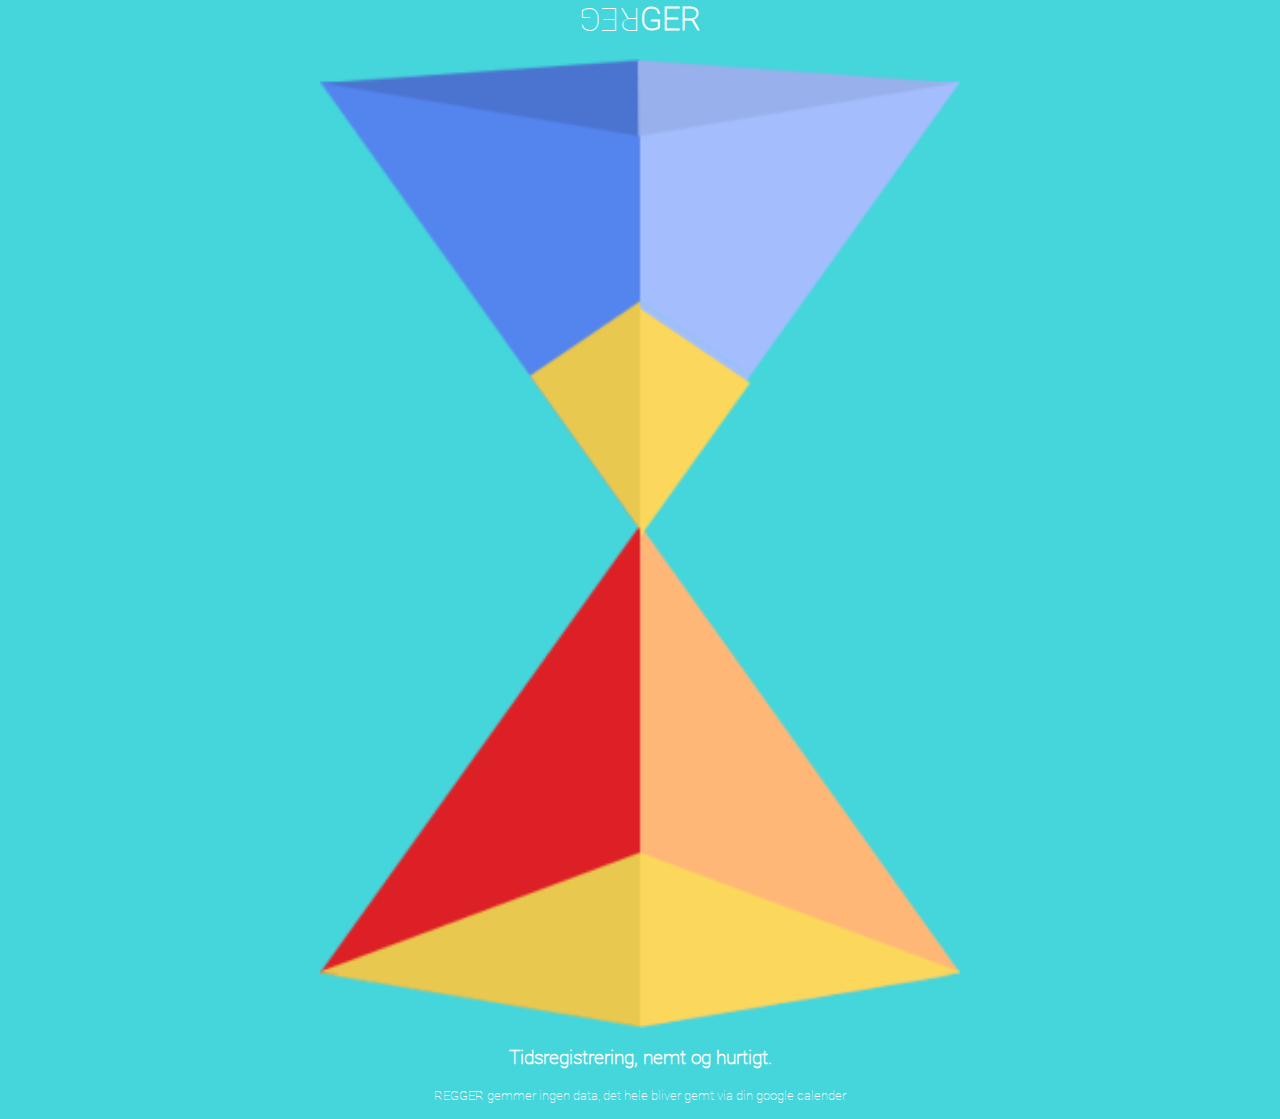
<file: index.html>
<html>
<head>
    <title>REG|GER</title>
    <meta charset="utf-8">

    <meta http-equiv="X-UA-Compatible" content="IE=edge">
    <meta name="viewport" content="width=device-width, initial-scale=1">

    <!--Styles -->
    <link href="css/regreg.css" rel="stylesheet">
    
    <script type="text/javascript" src="js/api.js"></script>
    <style type="text/css">
    
        .legend{
            display: inline-block; 
            height:40px; 
            width:20px; 
            margin-bottom:1px; 
            line-height: 40px;
        }
        
        .entry{
            width:500px; 
            xpadding-left:5px; 
            margin-bottom: 1px;
        }
        
        .del{
            float: right;
            margin-right: 10px;
            height: 20px;
            margin-top:10px;
        }
        
        .add{
            float: right;
            padding-right: 150px;
            height: 20px;
        }
        h2{
            text-align: center;
            display: inline;
        }
        .arrow{
            text-decoration: none;
            color:white;
        }
    </style>
    </head>
    <body>
        <div id="regSplash">

            <header>
                <h1><span>reg</span>ger</h1>
                <img src="img/logo.png" class="logo">
            
                <h3> Tidsregistrering, nemt og hurtigt.</h3>
                <p>
                    <small>REGGER gemmer ingen data, det hele bliver gemt via din google calender</small>
                </p>
               <h3 id="authorize-text" style="display:none">
                    Log på med
                </h3>
            </header>

            <a href="#" id="authorize-button" class="btn" style="display:none">Google</a>
        </div>
        
        <div id="content" style="display:none">
            <h1>REG|GER</h1>
            <a class="arrow" id="prevDate" href="#">⇦</a>
                <h2 id="currDate"></h2>
            <a class="arrow" id="nextDate" href="#"> ⇨</a>
            <a class="arrow" id="today" href="#">i dag</a>
            <div>
                <ul id="listOfEvents">
                </ul>
                <button id="addEventMinus" style="display:none">-</button>
                <button id="addEventPlus">+</button>
                <ul id="listOfCalendars" style="display:none">
                    
                </ul>
            </div>
        </div>

    <script src="https://apis.google.com/js/client.js?onload=handleClientLoad"></script>
    </body>
</html>
</file>
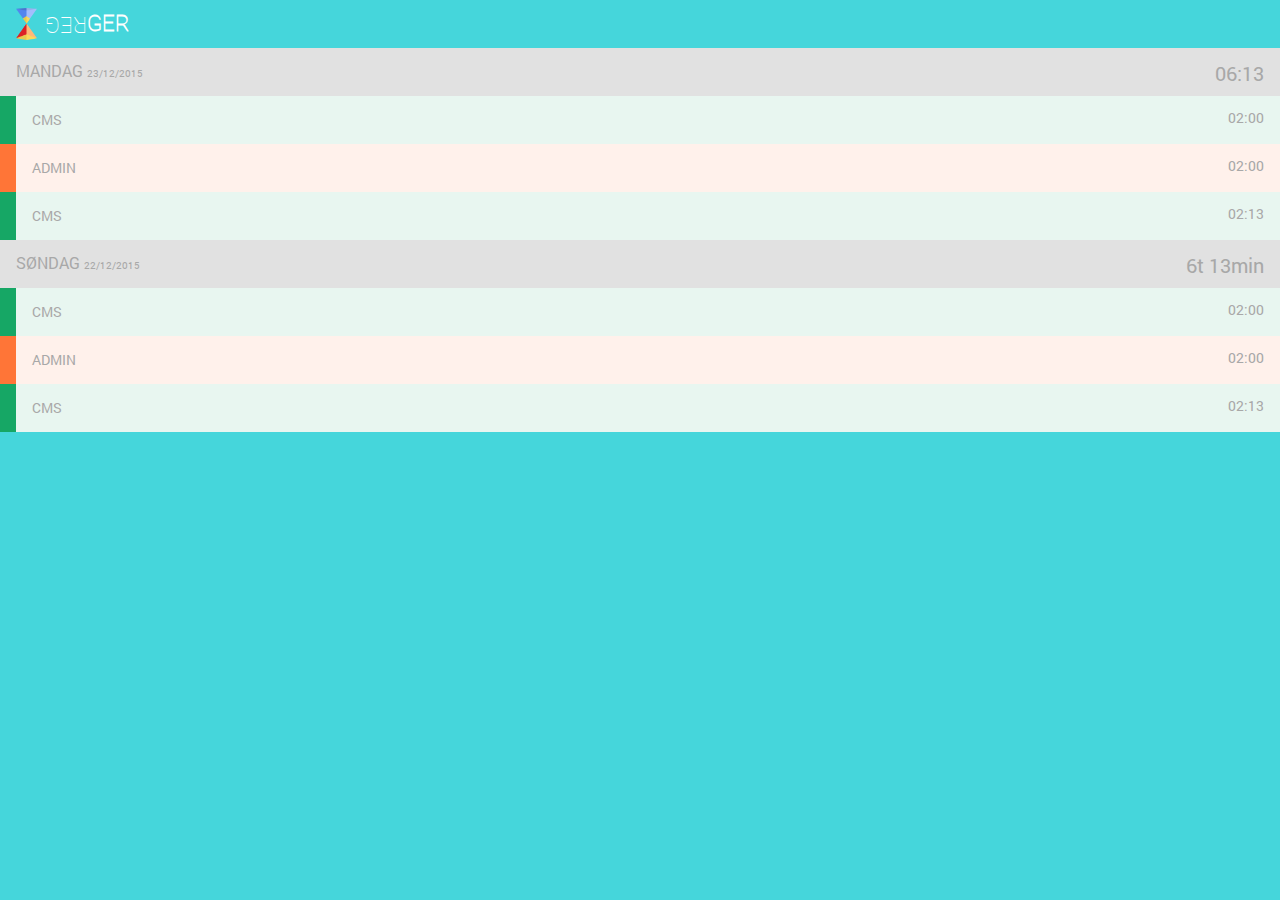
<file: html/index.html>
<!DOCTYPE html>
<html lang="en">
<head>
    <meta charset="utf-8">
    <meta http-equiv="X-UA-Compatible" content="IE=edge">
    <meta name="viewport" content="width=device-width, initial-scale=1">
    <title>RegReg</title>

    <!--Styles -->
    <link href="css/regreg.css" rel="stylesheet">


</head>

<body>
    <div id="regSplash" class="hide">

        <header>
            <h1><span>reg</span>ger</h1>
            <img src="img/logo.png" class="logo">
            <h3>
                Tidsregistrering, nemt og hurtigt.
                <br>
                Log på med
            </h3>

        </header>

        <a href="#" class="btn">Google</a>
        <p>
            <small>REGGER gemmer ingen data, det hele bliver gemt via din google calender</small>
        </p>

    </div>

    <div id="workIndex">

        <header>
            <img src="img/logo.png" class="logo">
            <h1><span>reg</span>ger</h1>
        </header>

        <section class="content">
            <dl>
                <dt>
                    <a href="#">
                        <h2>Mandag <span class="date">23/12/2015</span></h2>
                        <span class="time">06:13</span>
                    </a>
                </dt>
                <dd style="background-color: rgb(22, 167, 101);">
                    <a href="#">
                        <h3>CMS</h3>
                        <span class="time">02:00</span>
                    </a>
                </dd>
                <dd style="background-color: rgb(255, 117, 55);">
                    <a href="#">
                        <h3>Admin</h3>
                        <span class="time">02:00</span>
                    </a>
                </dd>
                <dd style="background-color: rgb(22, 167, 101);">
                    <a href="#">
                        <h3>CMS</h3>
                        <span class="time">02:13</span>
                    </a>
                </dd>

                <dt>
                    <a href="#">
                        <h2>Søndag <span class="date">22/12/2015</span></h2>
                        <span class="time">6t 13min</span>
                    </a>
                </dt>
                <dd style="background-color: rgb(22, 167, 101);">
                    <a href="#">
                        <h3>CMS</h3>
                        <span class="time">02:00</span>
                    </a>
                </dd>
                <dd style="background-color: rgb(255, 117, 55);">
                    <a href="#">
                        <h3>Admin</h3>
                        <span class="time">02:00</span>
                    </a>
                </dd>
                <dd style="background-color: rgb(22, 167, 101);">
                    <a href="#">
                        <h3>CMS</h3>
                        <span class="time">02:13</span>
                    </a>
                </dd>

            </dl>
        </section>

    </div>

</body>
</html>
</file>
<file: css/regreg.css>
@font-face {
  font-family: 'roboto';
  src: url('../fonts/Roboto-Thin.ttf') format('truetype');
  font-weight: 400;
  
  /* Safari, Android, iOS */
}
body {
  font-family: 'roboto', Fallback, sans-serif;
  background: #45d6db;
}
h1,
h2 {
  color: #ffffff;
  font-weight: bolder;
}
body {
  background-color: #45d6db;
  color: #ffffff;
  font-family: roboto, "sans serif";
  padding: 0px;
  margin: 0px;
}
#regSplash {
  text-align: center;
  min-width: 320px;
  min-height: 568px;
}
#regSplash h1 {
  text-transform: uppercase;
  font-weight: 900;
}
#regSplash h1 span {
  -ms-transform: rotate(180deg);
  /* IE 9 */
  -webkit-transform: rotate(180deg);
  /* Chrome, Safari, Opera */
  transform: rotate(180deg);
  display: inline-block;
  font-weight: 400;
}
#regSplash img {
  width: 50%;
}
#regSplash .logo {
  -webkit-animation: cssAnimation 2s 8 ease;
  -moz-animation: cssAnimation 2s 8 ease;
  -o-animation: cssAnimation 2s 8 ease;
}
@-webkit-keyframes cssAnimation {
  from {
    -webkit-transform: rotate(4deg) scale(1) skew(1deg) translate(0px);
  }
  to {
    -webkit-transform: rotate(360deg) scale(1) skew(1deg) translate(0px);
  }
}
#regSplash .btn {
  background-color: #7ae7c0;
  color: #ffffff;
  padding: 20px;
  text-decoration: none;
  display: inline-block;
}
</file>
<file: html/css/regreg.css>
.hide {
  display: none;
}
@font-face {
  font-family: 'roboto';
  src: url('../fonts/Roboto-Thin.ttf') format('truetype');
  font-weight: 400;
  
  /* Safari, Android, iOS */
}
@font-face {
  font-family: 'roboto-regular';
  src: url('../fonts/Roboto-Regular.ttf') format('truetype');
  font-weight: 900;
  
  /* Safari, Android, iOS */
}
body {
  background-color: #45d6db;
  color: #ffffff;
  font-family: roboto, "sans serif";
  padding: 0px;
  margin: 0px;
}
#regSplash {
  text-align: center;
  min-width: 320px;
  min-height: 568px;
}
#regSplash h1 {
  text-transform: uppercase;
  font-weight: 900;
}
#regSplash h1 span {
  -ms-transform: rotate(180deg);
  /* IE 9 */
  -webkit-transform: rotate(180deg);
  /* Chrome, Safari, Opera */
  transform: rotate(180deg);
  display: inline-block;
  font-weight: 400;
}
#regSplash img {
  width: 50%;
}
#regSplash .logo {
  -webkit-animation: cssAnimation 2s 8 ease;
  -moz-animation: cssAnimation 2s 8 ease;
  -o-animation: cssAnimation 2s 8 ease;
}
@-webkit-keyframes cssAnimation {
  from {
    -webkit-transform: rotate(4deg) scale(1) skew(1deg) translate(0px);
  }
  to {
    -webkit-transform: rotate(360deg) scale(1) skew(1deg) translate(0px);
  }
}
#regSplash .btn {
  background-color: #7ae7c0;
  color: #ffffff;
  padding: 20px;
  text-decoration: none;
  display: inline-block;
}
#workIndex {
  margin-top: 48px;
}
#workIndex header {
  background: #45d6db;
  z-index: 9999;
  position: fixed;
  top: 0px;
  lefte: 0px;
  width: 100%;
  height: 48px;
}
#workIndex header img {
  height: 32px;
  padding: 8px 8px 8px 16px;
  float: left;
}
#workIndex header h1 {
  float: left;
  font-size: 22px;
  line-height: 48px;
  text-transform: uppercase;
  font-weight: 900;
  padding: 0px;
  margin: 0px;
}
#workIndex header h1 span {
  -ms-transform: rotate(180deg);
  /* IE 9 */
  -webkit-transform: rotate(180deg);
  /* Chrome, Safari, Opera */
  transform: rotate(180deg);
  display: inline-block;
  font-weight: 400;
}
#workIndex .content {
  color: #a8a8a8;
}
#workIndex .content a {
  display: block;
  color: #a8a8a8;
}
#workIndex .content .time {
  font-weight: bolder;
  float: right;
}
#workIndex .content dl,
#workIndex .content dt,
#workIndex .content dd,
#workIndex .content h2,
#workIndex .content h3 {
  padding: 0px;
  margin: 0px;
  font-family: roboto-regular, "sans serif";
}
#workIndex .content dt a,
#workIndex .content dd a {
  height: 48px;
  padding: 12px 16px;
  box-sizing: border-box;
}
#workIndex .content dt {
  background: #e1e1e1;
}
#workIndex .content dt h2 {
  font-size: 16px;
  text-transform: uppercase;
  font-weight: 900;
  display: inline-block;
}
#workIndex .content dt .date {
  font-size: 10px;
}
#workIndex .content dt .time {
  font-size: 20px;
}
#workIndex .content dd {
  padding-left: 16px;
}
#workIndex .content dd a {
  background: rgba(255, 255, 255, 0.9);
}
#workIndex .content dd a h3 {
  font-size: 14px;
  text-transform: uppercase;
  font-weight: 900;
  display: inline-block;
}
#workIndex .content dd a .time {
  font-size: 14px;
}
</file>
